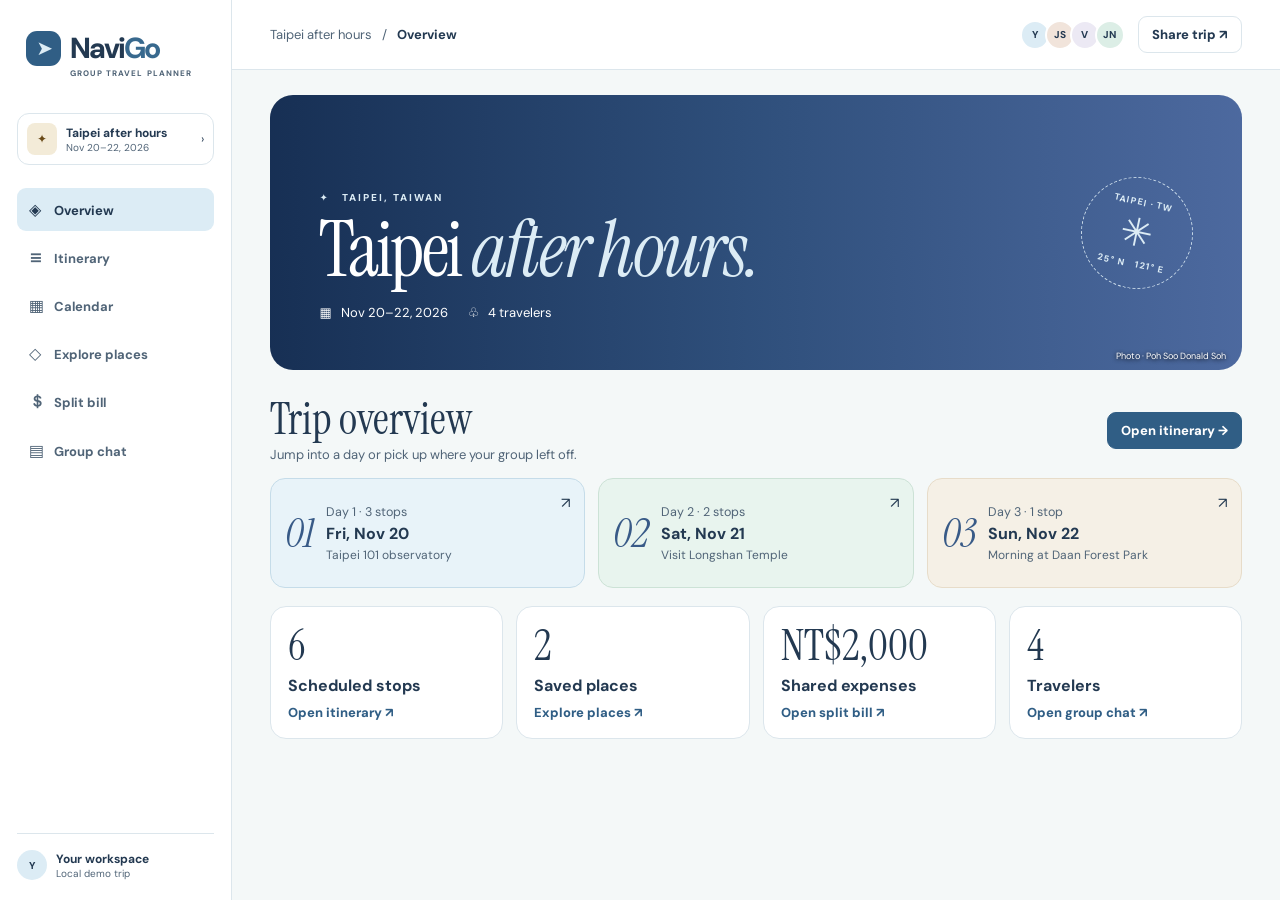
<file: NaviGo/index.html>
<!doctype html>
<html lang="en">
<head>
  <meta charset="utf-8">
  <meta name="viewport" content="width=device-width, initial-scale=1">
  <meta name="theme-color" content="#f4f8f8">
  <title>NaviGo · Taipei after hours</title>
  <link rel="stylesheet" href="styles.css">
  <script src="trip-state.js" defer></script>
  <script src="app.js" defer></script>
  <script src="itinerary.js" defer></script>
  <script src="map.js" defer></script>
  <script src="expenses.js" defer></script>
  <script src="group.js" defer></script>
  <script src="startup.js" defer></script>
</head>
<body>
  <button class="skip-link" type="button" data-action="skip">Skip to trip content</button>
  <aside class="sidebar">
    <a class="brand" href="#overview" aria-label="NaviGo home"><span class="logo" aria-hidden="true">➤</span>Navi<span>Go</span><small>GROUP TRAVEL PLANNER</small></a>
    <a class="trip-link" href="#overview"><span class="trip-icon" aria-hidden="true">✦</span><span><strong>Taipei after hours</strong><small>Nov 20–22, 2026</small></span><span aria-hidden="true">›</span></a>
    <nav aria-label="Trip workspace">
      <a href="#overview" data-page="overview"><span aria-hidden="true">◈</span>Overview</a>
      <a href="#itinerary" data-page="itinerary"><span aria-hidden="true">≡</span>Itinerary</a>
      <a href="#calendar" data-page="calendar"><span aria-hidden="true">▦</span>Calendar</a>
      <a href="#explore" data-page="explore"><span aria-hidden="true">◇</span>Explore places</a>
      <a href="#expenses" data-page="expenses"><span aria-hidden="true">＄</span>Split bill</a>
      <a href="#chat" data-page="chat"><span aria-hidden="true">▤</span>Group chat</a>
    </nav>
    <div class="sidebar-foot"><span class="avatar a0">Y</span><div><strong>Your workspace</strong><small>Local demo trip</small></div></div>
  </aside>
  <main>
    <header class="topbar">
      <nav class="breadcrumb" aria-label="Current location"><a href="#overview">Taipei after hours</a><span aria-hidden="true"> / </span><strong id="page-label" aria-current="page">Overview</strong></nav>
      <div class="top-actions"><div class="avatars" aria-label="You, Jessie, Vivi, and Jason"><span class="avatar a0">Y</span><span class="avatar a1">JS</span><span class="avatar a2">V</span><span class="avatar a3">JN</span></div><button class="outline" data-action="share">Share trip ↗</button></div>
    </header>
    <div class="workspace">
      <section class="hero" aria-label="Taipei after hours trip">
        <div><p class="eyebrow">✦ &nbsp; TAIPEI, TAIWAN</p><h1>Taipei <em>after hours.</em></h1><p class="hero-meta"><span>▦ &nbsp; Nov 20–22, 2026</span><span>♧ &nbsp; 4 travelers</span></p></div>
        <div class="stamp" aria-hidden="true"><span>TAIPEI · TW</span><b>✳</b><span>25° N &nbsp; 121° E</span></div>
        <a class="credit" href="https://unsplash.com/es/fotos/una-ciudad-con-edificios-altos-A_8aUMSsurY" target="_blank" rel="noopener">Photo · Poh Soo Donald Soh</a>
      </section>
      <div id="view" tabindex="-1"></div>
    </div>
  </main>
  <dialog id="editor"><form id="editor-form"></form></dialog>
  <div id="notice" role="status" aria-live="polite"></div>
</body>
</html>
</file>
<file: NaviGo/styles.css>
@import url('https://fonts.googleapis.com/css2?family=DM+Sans:wght@400;500;600;700;800&family=Instrument+Serif:ital@0;1&display=swap');

:root {
  --paper: #f4f8f8;
  --white: #ffffff;
  --ink: #233951;
  --muted: #506477;
  --blue: #305e85;
  --sky: #dcecf5;
  --line: #dce6ec;
  --serif: 'Instrument Serif', Georgia, serif;
}
* { box-sizing: border-box; }
body { margin: 0; color: var(--ink); background: var(--paper); font: 15px 'DM Sans', system-ui, sans-serif; }
a { color: inherit; text-decoration: none; }
button, input, select { font: inherit; }
button { cursor: pointer; }
:focus-visible { outline: 3px solid #4276a3; outline-offset: 3px; }
.skip-link { position: fixed; top: 8px; left: 8px; z-index: 10; padding: 10px 14px; border: 0; border-radius: 8px; background: var(--blue); color: white; transform: translateY(-150%); }
.skip-link:focus { transform: translateY(0); }
.sidebar { width: 232px; position: fixed; inset: 0 auto 0 0; background: var(--white); border-right: 1px solid var(--line); display: flex; flex-direction: column; padding: 29px 17px 20px; z-index: 2; }
.brand { display: grid; grid-template-columns: auto auto auto 1fr; align-items: center; justify-content: start; padding: 0 9px; font-weight: 800; letter-spacing: -.07em; font-size: 29px; }
.brand > span:nth-child(2) { color: #38698e; }
.logo { display: grid; place-items: center; width: 35px; height: 35px; margin-right: 9px; border-radius: 11px; background: var(--blue); color: var(--sky); font-size: 20px; }
small { display: block; color: var(--muted); }
.brand small { grid-column: 2 / -1; margin-top: 1px; letter-spacing: .13em; font-size: 8px; }
.trip-link, .sidebar-foot { display: flex; align-items: center; gap: 9px; font-size: 12px; }
.trip-link { margin: 35px 0 23px; padding: 9px; border: 1px solid var(--line); border-radius: 12px; }
.trip-link > :last-child { margin-left: auto; }
.trip-icon { background: #f3ebd8; color: #694917; border-radius: 8px; padding: 8px 10px; }
.sidebar nav { display: grid; gap: 5px; }
.sidebar nav a { padding: 11px 12px; border-radius: 9px; white-space: nowrap; font-weight: 700; color: var(--muted); font-size: 13px; }
.sidebar nav a span { display: inline-block; width: 25px; font-size: 16px; }
.sidebar nav a:hover { background: #eef5f9; }
.sidebar nav a[aria-current] { background: var(--sky); color: var(--ink); }
.sidebar-foot { margin-top: auto; border-top: 1px solid var(--line); padding-top: 16px; }
main { margin-left: 232px; }
.topbar { min-height: 70px; padding: 12px clamp(18px, 3vw, 48px); display: flex; justify-content: space-between; gap: 12px; align-items: center; border-bottom: 1px solid var(--line); background: var(--white); }
.breadcrumb { color: var(--muted); font-size: 13px; }
.breadcrumb span { margin: 0 7px; }
.breadcrumb strong { color: var(--ink); }
.breadcrumb a:hover { text-decoration: underline; }
.top-actions, .avatars { display: flex; align-items: center; }
.top-actions { gap: 13px; }
.avatar { width: 30px; height: 30px; border-radius: 50%; display: inline-grid; place-items: center; font-weight: 800; font-size: 10px; flex: none; }
.avatars .avatar { border: 2px solid var(--white); margin-left: -5px; }
.a0 { background: #dcecf5; }.a1 { background: #f1e4db; }.a2 { background: #ece9f4; }.a3 { background: #dceee6; }
.workspace { max-width: 1440px; margin: auto; padding: 25px clamp(18px, 3vw, 48px) 48px; }
.hero { position: relative; min-height: 275px; overflow: hidden; display: flex; align-items: flex-end; justify-content: space-between; gap: 10px; padding: clamp(22px, 4vw, 49px); border-radius: 23px; color: white; background: linear-gradient(90deg, #152d51f5 0%, #203c639c 49%, #6a57952e 100%), url('https://images.unsplash.com/photo-1659751799183-103c6d62a6f1?auto=format&fit=crop&w=1800&q=85') center 47% / cover, #466da1; }
.eyebrow { font-size: 10px; font-weight: 800; letter-spacing: .2em; margin: 0; color: var(--sky); }
h1, h2, h3, p { margin-top: 0; }
h1 { font: clamp(49px, 6vw, 96px)/.99 var(--serif); margin: 8px 0 16px; letter-spacing: -.035em; }
h1 em { color: var(--sky); }
.hero-meta { display: flex; flex-wrap: wrap; gap: 8px 20px; margin: 0; font-size: 13px; }
.stamp { align-self: center; display: grid; place-content: center; text-align: center; min-width: 112px; height: 112px; border: 1px dashed #dcecf5d9; border-radius: 50%; color: var(--sky); transform: rotate(12deg); font-size: 9px; letter-spacing: .12em; font-weight: 800; }
.stamp b { font-size: 39px; line-height: 1.3; }
.credit { position: absolute; right: 16px; bottom: 8px; font-size: 9px; color: white; text-shadow: 0 1px 4px #000; }
.workspace:not([data-page="overview"]) .hero { display: none; }
.workspace:not([data-page="overview"]) .section-head { margin-top: 4px; }
.section-head, .panel-head, .row { display: flex; justify-content: space-between; align-items: center; gap: 12px; }
.section-head { margin: 27px 0 15px; }
h2 { font: 44px/1 var(--serif); margin: 0 0 5px; }
.section-head p, .panel-head p { margin: 0; color: var(--muted); font-size: 13px; }
h3 { margin: 0 0 4px; font-size: 16px; }
.primary, .outline, .quiet { display: inline-flex; align-items: center; justify-content: center; border-radius: 9px; padding: 9px 13px; font-size: 13px; font-weight: 800; text-align: center; }
.primary { border: 1px solid var(--blue); color: white; background: var(--blue); }
.primary:hover { background: #244b6e; }
.outline { border: 1px solid var(--line); background: var(--white); color: var(--ink); }
.outline:hover, .quiet:hover { background: #eef5f9; }
.quiet { border: 0; background: transparent; color: var(--blue); }
.days { display: flex; gap: 7px; margin-bottom: 13px; overflow: auto; }
.day { text-align: left; min-width: 105px; border: 1px solid var(--line); border-radius: 10px; padding: 9px 12px; background: var(--white); color: var(--ink); font-weight: 800; }
.day small { margin-top: 2px; font-weight: 500; }
.days { padding: 3px; }
.day[aria-current] { background: var(--sky); border-color: #a8c7db; }
.day:hover { border-color: #4276a3; }
.columns { display: grid; grid-template-columns: minmax(0, 1.23fr) minmax(0, 1fr); gap: 15px; align-items: start; }
.panel { border: 1px solid var(--line); background: var(--white); border-radius: 16px; padding: 17px; min-width: 0; }
.panel-head { margin-bottom: 15px; }
.activity { display: grid; grid-template-columns: 44px 34px minmax(0, 1fr) auto; align-items: center; gap: 9px; min-height: 68px; padding: 8px 0; border-top: 1px solid var(--line); }
.activity time { font-size: 12px; font-weight: 800; }
.category { display: grid; place-items: center; width: 34px; height: 34px; border-radius: 10px; background: #e1f0e8; font-size: 16px; }
.category.food { background: #f3e8df; }.category.culture { background: #eceaf5; }.category.city { background: #e1eef6; }
.activity strong, .activity small { overflow-wrap: anywhere; }
.activity button { padding: 6px 7px; }
.map { height: 228px; position: relative; overflow: hidden; border-radius: 12px; background: #eaf2f7; }
.map canvas { width: 100%; height: 100%; display: block; }
.map-note { position: absolute; bottom: 8px; left: 8px; border-radius: 5px; padding: 4px 7px; background: var(--white); color: var(--muted); font-size: 10px; }
.route-links { display: flex; flex-wrap: wrap; gap: 5px; margin-top: 10px; }
.tiles { display: grid; grid-template-columns: repeat(auto-fit, minmax(min(100%, 205px), 1fr)); gap: 13px; }
.tile { display: grid; align-content: start; justify-items: start; gap: 8px; }
.tile h3, .tile p { margin: 0; }
.tile p { color: var(--muted); }
.stat { font: 43px/1 var(--serif); }
.overview-days { display: grid; grid-template-columns: repeat(auto-fit, minmax(min(100%, 225px), 1fr)); gap: 13px; }
.day-card { display: grid; position: relative; grid-template-columns: auto minmax(0, 1fr) auto; align-items: center; gap: 12px; min-height: 110px; padding: 14px; border: 1px solid #c5dce9; border-radius: 15px; background: #e8f3f9; }
.day-card:nth-child(2) { background: #e8f4ee; border-color: #cce2d6; }
.day-card:nth-child(3) { background: #f5f0e6; border-color: #e7dcc9; }
.day-card:hover, .overview-tools a:hover { box-shadow: 0 5px 14px #192f4c15; border-color: #4276a3; }
.day-card-number { font: italic 41px/1 var(--serif); color: #385a87; }
.day-card h3 { margin: 3px 0; }
.day-card p { margin: 0; font-size: 12px; color: var(--muted); overflow-wrap: anywhere; }
.day-arrow { align-self: start; }
.overview-tools { margin-top: 18px; }
.tile-link { color: var(--blue); font-size: 13px; font-weight: 800; }
.calendar .activity { grid-template-columns: 45px minmax(0, 1fr); }
.line-item { border-top: 1px solid var(--line); padding: 11px 0; overflow-wrap: anywhere; }
.empty { color: var(--muted); margin: 10px 0; }
.messages { max-height: 360px; overflow: auto; display: grid; gap: 11px; }
.message { padding: 10px 13px; border-radius: 12px; background: #eaf3f8; overflow-wrap: anywhere; }
.message[data-update] { background: #eef5ea; }
.message p { margin: 4px 0 0; white-space: pre-wrap; }
.message-form { display: flex; gap: 8px; margin-top: 12px; }
input, select { min-width: 0; border: 1px solid #bdcfe3; border-radius: 8px; padding: 9px 10px; background: white; color: var(--ink); }
.message-form input, .search { width: 100%; }
.search { margin-bottom: 13px; }
dialog { width: min(440px, calc(100% - 28px)); padding: 22px; border: 1px solid var(--line); border-radius: 16px; background: var(--white); color: var(--ink); }
dialog::backdrop { background: #152d5188; }
dialog form, dialog label { display: grid; gap: 7px; }
dialog form { gap: 13px; }
dialog label { font-size: 13px; font-weight: 700; }
dialog h2 { font-size: 36px; }
dialog p { color: var(--muted); margin: 0; }
dialog .row { flex-wrap: wrap; }
#notice { position: fixed; bottom: 18px; right: 18px; z-index: 5; border-radius: 9px; background: var(--blue); color: white; padding: 10px 15px; }
#notice:empty { display: none; }
@media (max-width: 1000px) {
  .sidebar { width: 188px; padding-inline: 12px; }
  main { margin-left: 188px; }
  .columns { grid-template-columns: 1fr; }
}
@media (max-width: 670px) {
  .sidebar { position: static; width: 100%; border-right: 0; border-bottom: 1px solid var(--line); padding: 9px 15px; }
  .sidebar nav { position: fixed; inset: auto 0 0; display: grid; grid-template-columns: repeat(6, minmax(0, 1fr)); gap: 2px; margin: 0; padding: 5px 4px calc(5px + env(safe-area-inset-bottom)); background: var(--white); border-top: 1px solid var(--line); box-shadow: 0 -5px 18px #192f4c12; }
  .sidebar nav a { display: flex; flex-direction: column; align-items: center; justify-content: flex-start; gap: 2px; min-height: 55px; padding: 4px 2px; text-align: center; white-space: normal; font-size: 10px; line-height: 1.1; }
  .sidebar nav a span { width: auto; font-size: 20px; line-height: 24px; }
  .trip-link, .sidebar-foot, .top-actions .avatars { display: none; }
  main { margin: 0; }
  .topbar { min-height: 52px; }
  .workspace { padding-top: 14px; padding-bottom: calc(83px + env(safe-area-inset-bottom)); }
  .topbar .outline { white-space: nowrap; }
  .hero { min-height: 222px; }
  .stamp { display: none; }
  h2 { font-size: 36px; }
  #notice { bottom: calc(76px + env(safe-area-inset-bottom)); }
}
</file>
